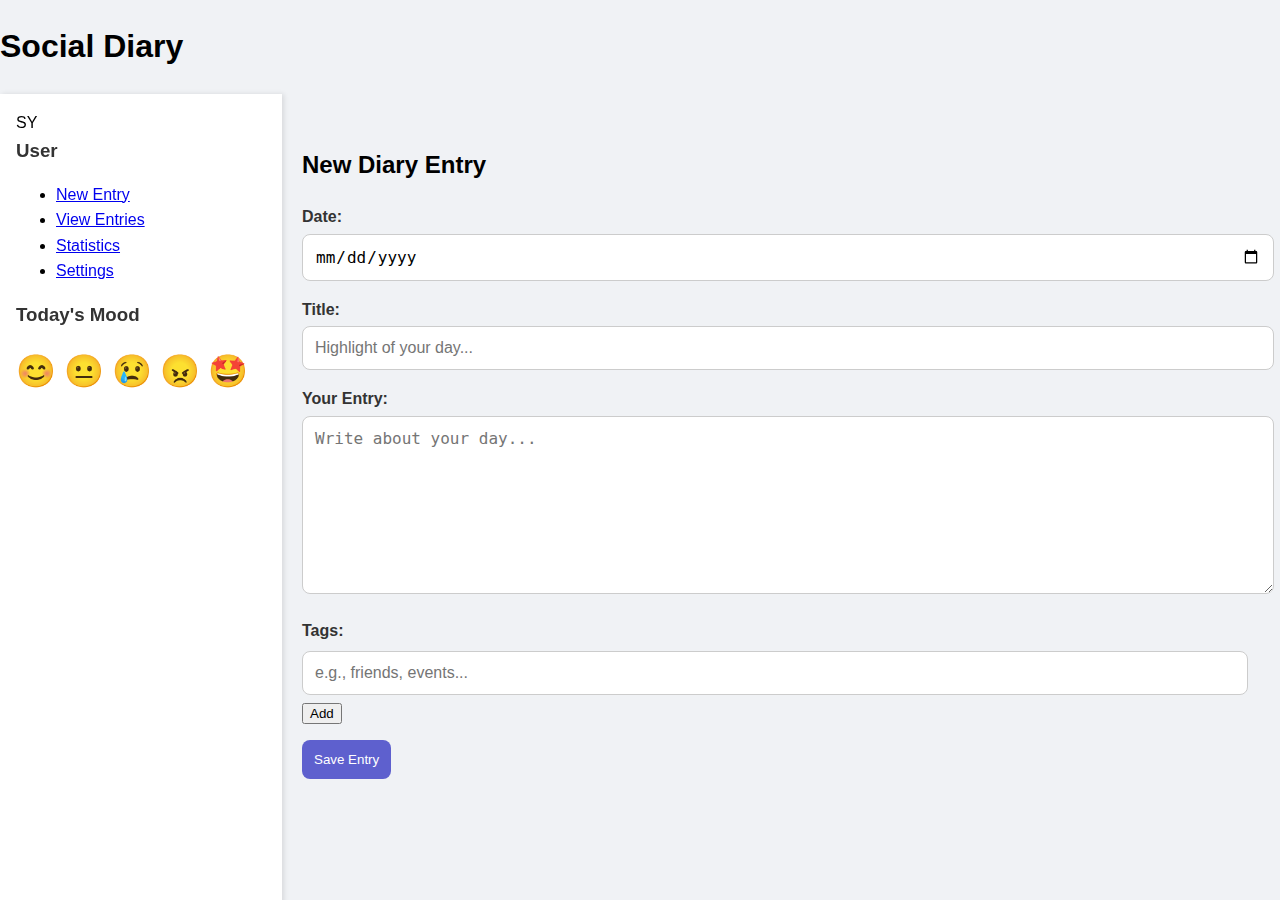
<file: index.html.html>
<!DOCTYPE html>
<html lang="en">
<head>
  <meta charset="UTF-8" />
  <meta name="viewport" content="width=device-width, initial-scale=1.0" />
  <title>Social Diary</title>
  <link rel="stylesheet" href="style.css" />
  <script src="https://kit.fontawesome.com/a076d05399.js" crossorigin="anonymous"></script>
</head>
<body>
  <div class="app">
    <header>
      <h1><i class="fas fa-book-heart"></i> Social Diary</h1>
      <div class="date-display" id="currentDate"></div>
    </header>
    <div class="main">
      <aside class="sidebar">
        <div class="user-profile">
          <div class="avatar">SY</div>
          <h3 id="usernameDisplay">User</h3>
        </div>
        <nav>
          <ul>
            <li><a href="#" id="newEntryBtn"><i class="fas fa-plus"></i> New Entry</a></li>
            <li><a href="#" id="viewEntriesBtn"><i class="fas fa-list"></i> View Entries</a></li>
            <li><a href="#" id="statsBtn"><i class="fas fa-chart-bar"></i> Statistics</a></li>
            <li><a href="#" id="settingsBtn"><i class="fas fa-cog"></i> Settings</a></li>
          </ul>
        </nav>
        <div class="mood-tracker">
          <h3>Today's Mood</h3>
          <div class="mood-options">
            <span class="mood-option" data-mood="happy">😊</span>
            <span class="mood-option" data-mood="neutral">😐</span>
            <span class="mood-option" data-mood="sad">😢</span>
            <span class="mood-option" data-mood="angry">😠</span>
            <span class="mood-option" data-mood="excited">🤩</span>
          </div>
          <div id="selectedMood"></div>
        </div>
      </aside>

      <main class="content-area">
        <section id="newEntrySection" class="section active">
          <h2>New Diary Entry</h2>
          <form id="diaryForm">
            <div class="form-group">
              <label for="entryDate">Date:</label>
              <input type="date" id="entryDate" required />
            </div>
            <div class="form-group">
              <label for="entryTitle">Title:</label>
              <input type="text" id="entryTitle" placeholder="Highlight of your day..." required />
            </div>
            <div class="form-group">
              <label for="entryContent">Your Entry:</label>
              <textarea id="entryContent" rows="8" placeholder="Write about your day..." required></textarea>
            </div>
            <div class="form-group">
              <label for="tagsInput">Tags:</label>
              <div class="tags-container">
                <input type="text" id="tagsInput" placeholder="e.g., friends, events..." />
                <button type="button" id="addTagBtn">Add</button>
              </div>
              <div id="tagsDisplay"></div>
            </div>
            <button type="submit" id="saveEntryBtn">Save Entry</button>
          </form>
        </section>

        <section id="viewEntriesSection" class="section">
          <h2>Your Entries</h2>
          <div class="search-filter">
            <input type="text" id="searchEntries" placeholder="Search entries..." />
            <select id="filterMood">
              <option value="">All Moods</option>
              <option value="happy">Happy</option>
              <option value="neutral">Neutral</option>
              <option value="sad">Sad</option>
              <option value="angry">Angry</option>
              <option value="excited">Excited</option>
            </select>
          </div>
          <div id="entriesList"></div>
        </section>

        <section id="statsSection" class="section">
          <h2>Statistics</h2>
          <div class="stats">
            <div class="stat-card">
              <h3>Total Entries</h3>
              <p id="totalEntries">0</p>
            </div>
            <div class="stat-card">
              <h3>Most Active Day</h3>
              <p id="mostActiveDay">-</p>
            </div>
            <div class="stat-card">
              <h3>Mood Distribution</h3>
              <canvas id="moodChart"></canvas>
            </div>
          </div>
        </section>

        <section id="settingsSection" class="section">
          <h2>Settings</h2>
          <form id="settingsForm">
            <div class="form-group">
              <label for="username">Your Name:</label>
              <input type="text" id="username" placeholder="Enter your name" />
            </div>
            <div class="form-group">
              <label for="themeSelect">Theme:</label>
              <select id="themeSelect">
                <option value="light">Light</option>
                <option value="dark">Dark</option>
                <option value="blue">Blue</option>
                <option value="green">Green</option>
              </select>
            </div>
            <div class="form-group">
              <label for="notifications">Enable Notifications:</label>
              <input type="checkbox" id="notifications" />
            </div>
            <div class="form-group">
              <label for="reminderTime">Daily Reminder Time:</label>
              <input type="time" id="reminderTime" />
            </div>
            <button type="submit" id="saveSettingsBtn">Save Settings</button>
            <button type="button" id="exportDataBtn">Export Data</button>
            <button type="button" id="importDataBtn">Import Data</button>
            <input type="file" id="importDataInput" accept=".json" style="display:none;" />
          </form>
        </section>

        <section id="entryDetailSection" class="section">
          <button id="backToListBtn" class="back-button"><i class="fas fa-arrow-left"></i> Back</button>
          <h2 id="detailTitle"></h2>
          <div class="entry-meta">
            <span id="detailDate"></span>
            <span id="detailMood"></span>
          </div>
          <div id="detailContent" class="entry-content"></div>
          <div id="detailTags" class="entry-tags"></div>
          <div class="entry-actions">
            <button id="editEntryBtn">Edit</button>
            <button id="deleteEntryBtn">Delete</button>
          </div>
        </section>
      </main>
    </div>

    <div class="notification" id="notification"></div>
  </div>

  <script src="script.js" defer></script>
</body>
</html>
</file>
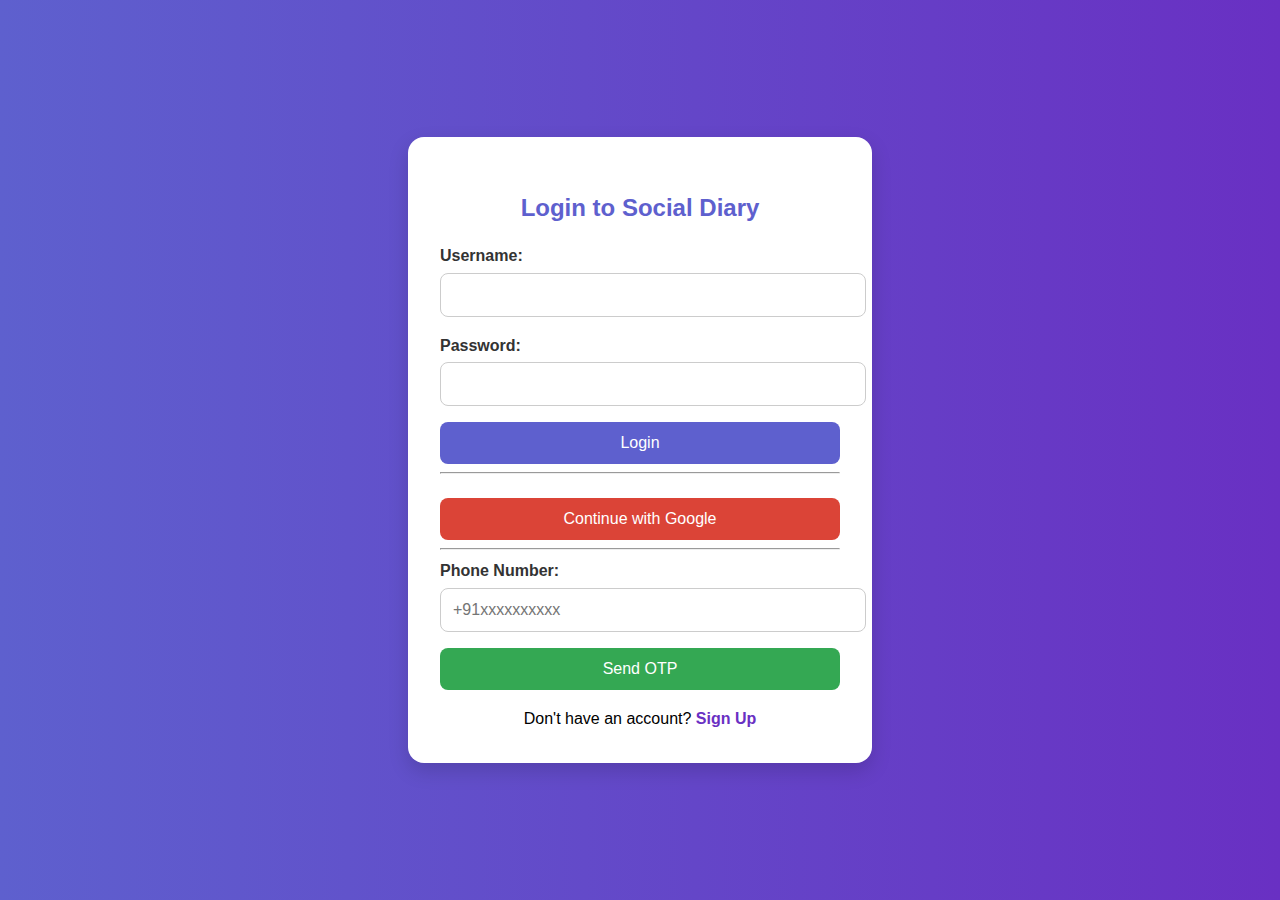
<file: login.html>
<!DOCTYPE html>
<html lang="en">
<head>
  <meta charset="UTF-8" />
  <meta name="viewport" content="width=device-width, initial-scale=1.0"/>
  <title>Login – Social Diary</title>
  <link rel="stylesheet" href="style.css" />
  <link rel="icon" href="icons/icon-192.png" />
  <style>
    body {
      background: linear-gradient(to right, #5e60ce, #6930c3);
      font-family: 'Segoe UI', sans-serif;
      display: flex;
      align-items: center;
      justify-content: center;
      height: 100vh;
      margin: 0;
    }
    .login-container {
      background: white;
      padding: 2rem;
      border-radius: 1rem;
      box-shadow: 0 8px 20px rgba(0, 0, 0, 0.15);
      width: 100%;
      max-width: 400px;
    }
    .login-container h2 {
      margin-bottom: 1rem;
      color: #5e60ce;
      text-align: center;
    }
    .form-group {
      margin-bottom: 1rem;
    }
    label {
      display: block;
      font-weight: 600;
      margin-bottom: 0.25rem;
    }
    input {
      width: 100%;
      padding: 0.75rem;
      border-radius: 0.5rem;
      border: 1px solid #ccc;
      font-size: 1rem;
    }
    button {
      width: 100%;
      padding: 0.75rem;
      background-color: #5e60ce;
      border: none;
      border-radius: 0.5rem;
      color: white;
      font-size: 1rem;
      cursor: pointer;
      transition: background 0.3s ease;
    }
    button:hover {
      background-color: #4b4dc0;
    }
    .bottom-text {
      text-align: center;
      margin-top: 1rem;
    }
    .bottom-text a {
      color: #6930c3;
      text-decoration: none;
      font-weight: bold;
    }
    .bottom-text a:hover {
      text-decoration: underline;
    }
  </style>
</head>
<body>

  <div class="login-container">
    <h2>Login to Social Diary</h2>

    <!-- Username/Password Login -->
    <form id="loginForm">
      <div class="form-group">
        <label for="username">Username:</label>
        <input type="text" id="username" required />
      </div>
      <div class="form-group">
        <label for="password">Password:</label>
        <input type="password" id="password" required />
      </div>
      <button type="submit">Login</button>
    </form>

    <hr>

    <!-- Google Login -->
    <button id="googleLoginBtn" style="margin-top: 1rem; background: #db4437;">
      Continue with Google
    </button>

    <hr>

    <!-- Phone Number Login -->
    <div class="form-group">
      <label for="phoneNumber">Phone Number:</label>
      <input type="tel" id="phoneNumber" placeholder="+91xxxxxxxxxx" />
    </div>
    <div class="form-group">
      <button type="button" id="sendOtpBtn" style="background: #34a853;">Send OTP</button>
    </div>
    <div class="form-group" style="display: none;" id="otpSection">
      <label for="otpCode">Enter OTP:</label>
      <input type="text" id="otpCode" />
      <button type="button" id="verifyOtpBtn">Verify OTP</button>
    </div>

    <div class="bottom-text">
      Don't have an account? <a href="signup.html">Sign Up</a>
    </div>
  </div>

  <!-- reCAPTCHA container (hidden) -->
  <div id="recaptcha-container"></div>

  <!-- Firebase SDK -->
  <script src="https://www.gstatic.com/firebasejs/8.10.0/firebase-app.js"></script>
  <script src="https://www.gstatic.com/firebasejs/8.10.0/firebase-auth.js"></script>

  <!-- Firebase Config -->
  <script>
    const firebaseConfig = {
      apiKey: "AIzaSyDsnJWkninWVCts0sy4qnRCzW8swC6fBQQ",
      authDomain: "social-diary-b6754.firebaseapp.com",
      projectId: "social-diary-b6754",
      storageBucket: "social-diary-b6754.appspot.com",
      messagingSenderId: "324502889073",
      appId: "1:324502889073:web:05b3f162f18dc7f14bbc84",
      measurementId: "G-6NSE7QK8LB"
    };
    firebase.initializeApp(firebaseConfig);
  </script>

  <!-- LocalStorage Login Logic -->
  <script>
    document.getElementById("loginForm").addEventListener("submit", function(e) {
      e.preventDefault();
      const username = document.getElementById("username").value.trim();
      const password = document.getElementById("password").value.trim();
      const users = JSON.parse(localStorage.getItem("users") || "{}");

      if (users[username] && users[username] === password) {
        localStorage.setItem("loggedInUser", JSON.stringify({ username }));
        alert("Login successful!");
        window.location.href = "index.html";
      } else {
        alert("Invalid username or password.");
      }
    });
  </script>

  <!-- Google Login Script -->
  <script>
    document.getElementById("googleLoginBtn").addEventListener("click", () => {
      const provider = new firebase.auth.GoogleAuthProvider();
      firebase.auth().signInWithPopup(provider)
        .then((result) => {
          const user = result.user;
          localStorage.setItem("loggedInUser", JSON.stringify({
            const firebaseConfig = {
            username: user.displayName || "User",
            email: user.email,
            photoURL: user.photoURL
          }));
          alert("Google login successful!");
          window.location.href = "index.html";
        })
        .catch((error) => {
          console.error("Google login error:", error);
          alert("Login failed: " + error.message);
        });
    });
  </script>

  <!-- Phone OTP Login Script -->
  <script>
    let confirmationResult;

    document.getElementById("sendOtpBtn").addEventListener("click", () => {
      const phoneNumber = document.getElementById("phoneNumber").value.trim();
      if (!phoneNumber.startsWith("+")) {
        alert("Phone number must start with country code (e.g., +91)");
        return;
      }

      const appVerifier = new firebase.auth.RecaptchaVerifier('recaptcha-container', {
        size: 'invisible'
      });

      firebase.auth().signInWithPhoneNumber(phoneNumber, appVerifier)
        .then(result => {
          confirmationResult = result;
          alert("OTP sent!");
          document.getElementById("otpSection").style.display = "block";
        })
        .catch(error => {
          console.error("OTP error:", error);
          alert("Failed to send OTP: " + error.message);
        });
    });

    document.getElementById("verifyOtpBtn").addEventListener("click", () => {
      const code = document.getElementById("otpCode").value.trim();
      if (!code) return alert("Enter the OTP code.");

      confirmationResult.confirm(code)
        .then(result => {
          const user = result.user;
          localStorage.setItem("loggedInUser", JSON.stringify({
            const firebaseConfig = {
            username: user.phoneNumber,
            phone: user.phoneNumber
          }));
          alert("Phone login successful!");
          window.location.href = "index.html";
        })
        .catch(error => {
          console.error("OTP verification error:", error);
          alert("Incorrect OTP. Try again.");
        });
    });
  </script>

</body>
</html>
</file>
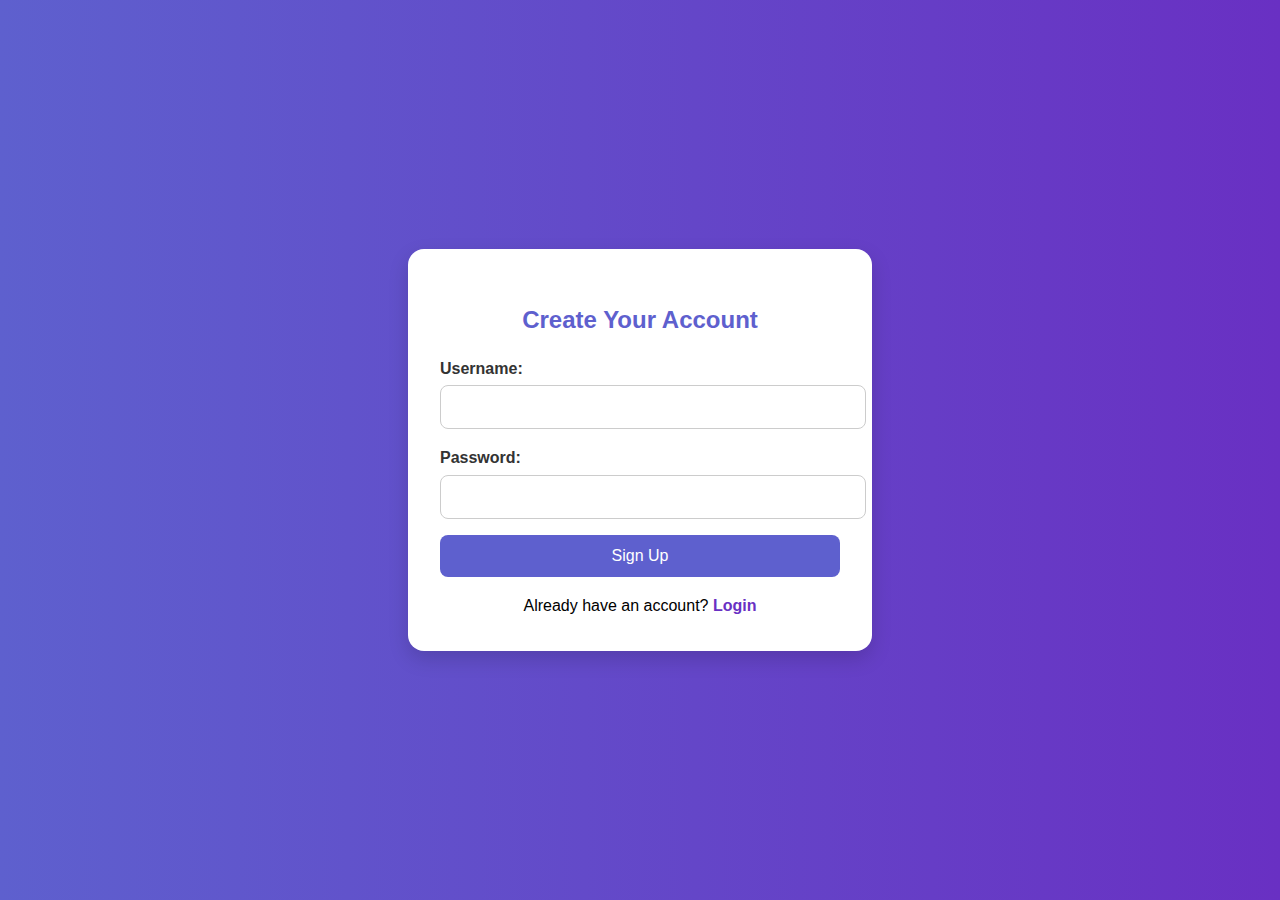
<file: signup.html>
<!DOCTYPE html>
<html lang="en">
<head>
  <meta charset="UTF-8" />
  <meta name="viewport" content="width=device-width, initial-scale=1.0"/>
  <title>Sign Up – Social Diary</title>
  <link rel="stylesheet" href="style.css" />
  <link rel="icon" href="icons/icon-192.png" />
  <style>
    body {
      background: linear-gradient(to right, #5e60ce, #6930c3);
      font-family: 'Segoe UI', sans-serif;
      display: flex;
      align-items: center;
      justify-content: center;
      height: 100vh;
      margin: 0;
    }

    .signup-container {
      background: white;
      padding: 2rem;
      border-radius: 1rem;
      box-shadow: 0 8px 20px rgba(0, 0, 0, 0.15);
      width: 100%;
      max-width: 400px;
    }

    .signup-container h2 {
      margin-bottom: 1rem;
      color: #5e60ce;
      text-align: center;
    }

    .form-group {
      margin-bottom: 1rem;
    }

    label {
      display: block;
      font-weight: 600;
      margin-bottom: 0.25rem;
    }

    input {
      width: 100%;
      padding: 0.75rem;
      border-radius: 0.5rem;
      border: 1px solid #ccc;
      font-size: 1rem;
    }

    button {
      width: 100%;
      padding: 0.75rem;
      background-color: #5e60ce;
      border: none;
      border-radius: 0.5rem;
      color: white;
      font-size: 1rem;
      cursor: pointer;
      transition: background 0.3s ease;
    }

    button:hover {
      background-color: #4b4dc0;
    }

    .bottom-text {
      text-align: center;
      margin-top: 1rem;
    }

    .bottom-text a {
      color: #6930c3;
      text-decoration: none;
      font-weight: bold;
    }

    .bottom-text a:hover {
      text-decoration: underline;
    }
  </style>
</head>
<body>

  <div class="signup-container">
    <h2>Create Your Account</h2>
    <form id="signupForm">
      <div class="form-group">
        <label for="newUsername">Username:</label>
        <input type="text" id="newUsername" required />
      </div>
      <div class="form-group">
        <label for="newPassword">Password:</label>
        <input type="password" id="newPassword" required />
      </div>
      <button type="submit">Sign Up</button>
    </form>

    <div class="bottom-text">
      Already have an account? <a href="login.html">Login</a>
    </div>
  </div>

  <script>
    document.getElementById("signupForm").addEventListener("submit", function (e) {
      e.preventDefault();
      const username = document.getElementById("newUsername").value.trim();
      const password = document.getElementById("newPassword").value.trim();

      if (!username || !password) {
        alert("Please fill in both fields.");
        return;
      }

      const users = JSON.parse(localStorage.getItem("users") || "{}");

      if (users[username]) {
        alert("Username already exists. Please choose another.");
        return;
      }

      users[username] = password;
      localStorage.setItem("users", JSON.stringify(users));

      alert("Signup successful! Please login.");
      window.location.href = "login.html";
    });
  </script>
</body>
</html>
</file>
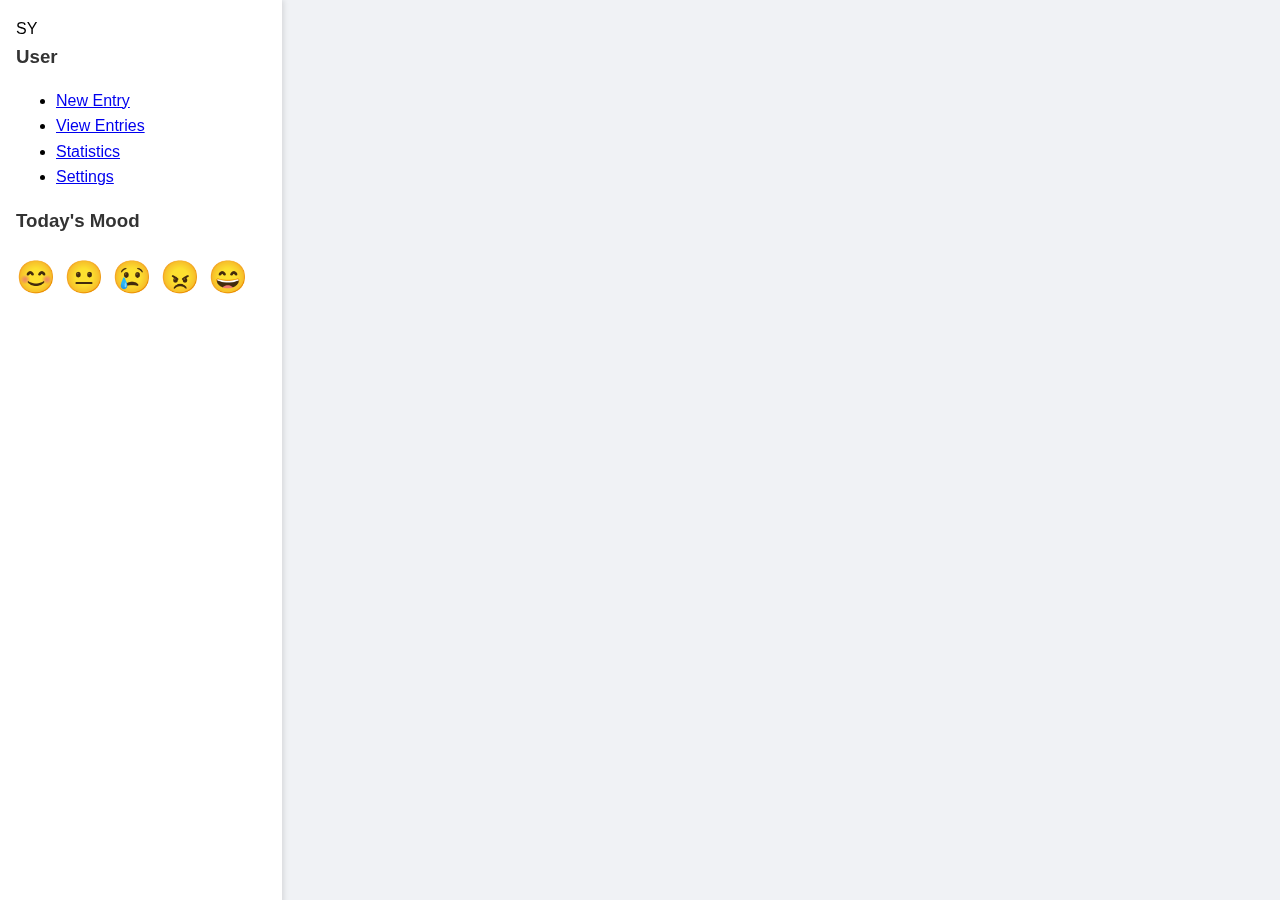
<file: social_diary_app.html>
<!DOCTYPE html>
<html lang="en">
<head>
  <meta charset="UTF-8" />
  <meta name="viewport" content="width=device-width, initial-scale=1.0" />
  <title>Social Diary</title>
  <link rel="stylesheet" href="style.css" />
  <script src="https://kit.fontawesome.com/a076d05399.js" crossorigin="anonymous"></script>
</head>
<body>
  <div class="app-container">
    <aside class="sidebar">
      <div class="user-profile">
        <div class="avatar">SY</div>
        <h3 id="username">User</h3>
      </div>
      <nav>
        <ul>
          <li class="active"><a href="#" id="newentrybtn"><i class="fas fa-plus"></i> New Entry</a></li>
          <li><a href="#" id="viewentriesbtn"><i class="fas fa-list"></i> View Entries</a></li>
          <li><a href="#" id="statsbtn"><i class="fas fa-chart-bar"></i> Statistics</a></li>
          <li><a href="#" id="settingsbtn"><i class="fas fa-cog"></i> Settings</a></li>
        </ul>
      </nav>
      <div class="mood-tracker">
        <h3>Today's Mood</h3>
        <div class="mood-options">
          <span class="mood-option" data-mood="happy">😊</span>
          <span class="mood-option" data-mood="neutral">😐</span>
          <span class="mood-option" data-mood="sad">😢</span>
          <span class="mood-option" data-mood="angry">😠</span>
          <span class="mood-option" data-mood="excited">😄</span>
        </div>
        <div id="selected-mood"></div>
      </div>
    </aside>

    <main class="content-area">
      <section id="newentrysection" class="section active-section">
        <h2>New Diary Entry</h2>
        <form id="diaryform">
          <div class="form-group">
            <label for="entrydate">Date:</label>
            <input type="date" id="entrydate" required />
          </div>
          <div class="form-group">
            <label for="entrytitle">Title:</label>
            <input type="text" id="entrytitle" placeholder="What's the highlight of your day?" required />
          </div>
          <div class="form-group">
            <label for="entrycontent">Your Entry:</label>
            <textarea id="entrycontent" rows="10" placeholder="Write about your day, your thoughts, and social interactions..." required></textarea>
          </div>
          <div class="form-group">
            <label>Tags:</label>
            <div class="tags-container">
              <input type="text" id="taginput" placeholder="Add tags (friends, events, etc.)" />
              <button type="button" id="addtagbtn">Add</button>
            </div>
            <div id="tagsdisplay"></div>
          </div>
          <button type="submit" id="saveentrybtn">Save Entry</button>
        </form>
      </section>

      <section id="viewentriessection" class="section">
        <h2>Your Diary Entries</h2>
        <div class="search-filter">
          <input type="text" id="searchentries" placeholder="Search entries..." />
          <select id="filterbymood">
            <option value="">All Moods</option>
            <option value="happy">Happy</option>
            <option value="neutral">Neutral</option>
            <option value="sad">Sad</option>
            <option value="angry">Angry</option>
            <option value="excited">Excited</option>
          </select>
          <select id="filterbydate">
            <option value="">All Dates</option>
            <option value="today">Today</option>
            <option value="week">This Week</option>
            <option value="month">This Month</option>
          </select>
        </div>
        <div id="entrieslist"></div>
      </section>

      <section id="statssection" class="section">
        <h2>Your Diary Statistics</h2>
        <div class="stats-container">
          <div class="stat-card">
            <h3>Total Entries</h3>
            <p id="totalentries">0</p>
          </div>
          <div class="stat-card">
            <h3>Most Active Day</h3>
            <p id="mostactiveday">-</p>
          </div>
          <div class="stat-card">
            <h3>Mood Distribution</h3>
            <div id="moodchart"></div>
          </div>
        </div>
        <div class="word-cloud-container">
          <h3>Frequently Used Words</h3>
          <div id="wordcloud"></div>
        </div>
      </section>

      <section id="settingssection" class="section">
        <h2>Settings</h2>
        <form id="settingsform">
          <div class="form-group">
            <label for="username">Your Name:</label>
            <input type="text" id="usernameinput" placeholder="Enter your name" />
          </div>
          <div class="form-group">
            <label for="diarytheme">Theme:</label>
            <select id="diarytheme">
              <option value="light">Light</option>
              <option value="dark">Dark</option>
              <option value="blue">Blue</option>
              <option value="green">Green</option>
            </select>
          </div>
          <div class="form-group">
            <label for="notifications">Enable Notifications:</label>
            <input type="checkbox" id="notifications" />
          </div>
          <div class="form-group">
            <label for="remindertime">Daily Reminder Time:</label>
            <input type="time" id="remindertime" />
          </div>
          <button type="submit" id="savesettingsbtn">Save Settings</button>
          <button type="button" id="exportdatabtn">Export Diary Data</button>
          <button type="button" id="importdatabtn">Import Diary Data</button>
          <input type="file" id="importdatainput" accept=".json" style="display: none;" />
        </form>
      </section>

      <section id="entrydetailsection" class="section">
        <button id="backtolistbtn" class="back-button"><i class="fas fa-arrow-left"></i> Back to List</button>
        <h2 id="detailentrytitle"></h2>
        <div class="entry-meta">
          <span id="detailentrydate"></span>
          <span id="detailentrymood"></span>
        </div>
        <div id="detailentrycontent" class="entry-content"></div>
        <div id="detailentrytags" class="entry-tags"></div>
        <div class="entry-actions">
          <button id="editentrybtn">Edit</button>
          <button id="deleteentrybtn">Delete</button>
        </div>
      </section>
    </main>
  </div>
  <div class="notification" id="notification"></div>
  <script src="script.js" defer></script>
</body>
</html>
</file>
<file: style.css>
/* Base Styles (Preserved) */
body {
  margin: 0;
  font-family: 'Segoe UI', Tahoma, Geneva, Verdana, sans-serif;
  background-color: #f0f2f5;
  line-height: 1.6;
}

/* Header */
.app-header {
  background: linear-gradient(to right, #5e60ce, #6930c3);
  color: white;
  padding: 1rem;
  display: flex;
  justify-content: space-between;
  align-items: center;
  box-shadow: 0 2px 4px rgba(0, 0, 0, 0.1);
}
.header-left {
  display: flex;
  align-items: center;
  gap: 1rem;
}
.app-brand {
  font-size: 1.5rem;
  font-weight: bold;
}
.greeting-text h2 {
  margin: 0;
  font-size: 1.2rem;
}
.avatar-img {
  width: 40px;
  height: 40px;
  border-radius: 50%;
  object-fit: cover;
}

/* Sidebar */
.sidebar {
  width: 250px;
  background: #fff;
  padding: 1rem;
  box-shadow: 2px 0 5px rgba(0, 0, 0, 0.1);
  height: 100vh;
  position: fixed;
}
.sidebar h3 {
  margin: 0 0 1rem;
  color: #333;
}
.action-btn {
  display: block;
  width: 100%;
  padding: 0.75rem;
  margin: 0.5rem 0;
  background: #5e60ce;
  color: white;
  border: none;
  border-radius: 0.5rem;
  cursor: pointer;
  transition: background 0.3s ease;
}
.action-btn:hover {
  background: #4b4dc0;
}

/* Content Area */
.content-area {
  margin-left: 270px;
  padding: 2rem;
}
.section {
  display: none;
}
.section.active {
  display: block;
}

/* Diary Container */
.diary-container {
  background: white;
  padding: 2rem;
  border-radius: 1rem;
  box-shadow: 0 4px 10px rgba(0, 0, 0, 0.1);
  position: relative;
}
.diary-binding {
  position: absolute;
  left: 0;
  top: 0;
  width: 20px;
  height: 100%;
  background: repeating-linear-gradient(0deg, #ccc, #ccc 2px, transparent 2px, transparent 20px);
}

/* Form Elements */
.form-group {
  margin-bottom: 1rem;
}
.form-group label {
  display: block;
  font-weight: 600;
  margin-bottom: 0.25rem;
  color: #333;
}
input, textarea, select {
  width: 100%;
  padding: 0.75rem;
  border: 1px solid #ccc;
  border-radius: 0.5rem;
  font-size: 1rem;
}
textarea {
  resize: vertical;
}
button[type="submit"] {
  background: #5e60ce;
  color: white;
  padding: 0.75rem;
  border: none;
  border-radius: 0.5rem;
  cursor: pointer;
}
button[type="submit"]:hover {
  background: #4b4dc0;
}

/* Mood Options */
.mood-options {
  display: flex;
  gap: 0.5rem;
  flex-wrap: wrap;
}
.mood-option {
  font-size: 2rem;
  background: none;
  border: none;
  cursor: pointer;
}
.mood-option:hover {
  transform: scale(1.2);
}
#selectedMood {
  margin-top: 0.5rem;
  font-style: italic;
}

/* Tags */
.tags-container {
  display: flex;
  flex-wrap: wrap;
  gap: 0.5rem;
  margin-top: 0.5rem;
}
.tag {
  background: #e0e0e0;
  padding: 0.25rem 0.5rem;
  border-radius: 0.25rem;
  font-size: 0.9rem;
}
.tag-suggestion {
  cursor: pointer;
  padding: 0.5rem;
  background: #f0f0f0;
  border-radius: 0.25rem;
}
.tag-suggestion:hover {
  background: #e0e0e0;
}

/* Entries List */
.entries-list {
  display: grid;
  gap: 1rem;
}
.entry-card {
  background: white;
  padding: 1rem;
  border-radius: 0.5rem;
  box-shadow: 0 2px 5px rgba(0, 0, 0, 0.1);
  cursor: pointer;
  transition: transform 0.2s;
}
.entry-card:hover {
  transform: translateY(-2px);
}
.entry-date {
  color: #666;
  font-size: 0.9rem;
}
.entry-thumb {
  max-width: 100px;
  margin: 0.5rem 0;
  border-radius: 0.25rem;
}
.video-preview, .audio-preview {
  max-width: 200px;
}
.image-grid {
  display: grid;
  grid-template-columns: repeat(auto-fill, minmax(100px, 1fr));
  gap: 0.5rem;
}

/* Swiper Slider */
.swiper-container {
  width: 100%;
  max-width: 400px;
  margin: 1rem 0;
}
.swiper-slide {
  display: flex;
  justify-content: center;
  align-items: center;
}
.swiper-pagination {
  position: relative;
  margin-top: 0.5rem;
}
.swiper-button-prev, .swiper-button-next {
  color: #5e60ce;
}

/* Error Banner */
.error-banner {
  background: #ff4d4d;
  color: white;
  padding: 0.75rem;
  border-radius: 0.5rem;
  margin-bottom: 1rem;
  text-align: center;
}

/* PIN Lock Screen */
.pin-lock-screen {
  display: none;
  position: fixed;
  top: 0;
  left: 0;
  width: 100%;
  height: 100%;
  background: rgba(0, 0, 0, 0.8);
  justify-content: center;
  align-items: center;
  flex-direction: column;
  z-index: 1000;
}
.pin-lock-screen h2 {
  color: white;
}
#pinInput {
  width: 200px;
  margin: 1rem 0;
}
#unlockBtn {
  background: #5e60ce;
  color: white;
  padding: 0.75rem 1.5rem;
}
.error-msg {
  color: #ff4d4d;
  margin-top: 0.5rem;
}

/* Splash Screen */
.splash-screen {
  position: fixed;
  top: 0;
  left: 0;
  width: 100%;
  height: 100%;
  background: linear-gradient(to right, #5e60ce, #6930c3);
  display: flex;
  flex-direction: column;
  justify-content: center;
  align-items: center;
  z-index: 2000;
}
.splash-screen img {
  width: 100px;
}
.splash-screen h1 {
  color: white;
  font-size: 2rem;
}
.splash-screen.hide {
  opacity: 0;
  transition: opacity 0.5s ease;
}

/* Footer */
footer {
  text-align: center;
  padding: 1rem;
  background: #fff;
  box-shadow: 0 -2px 5px rgba(0, 0, 0, 0.1);
}
footer a {
  color: #5e60ce;
  margin: 0 0.5rem;
}

/* Theme Variations */
.dark {
  background: #222;
  color: #fff;
}
.dark .diary-container, .dark .entry-card, .dark .sidebar, .dark footer {
  background: #333;
  color: #fff;
}
.blue {
  background: #e6f0fa;
}
.blue .app-header {
  background: linear-gradient(to right, #1e90ff, #00b7eb);
}
.green {
  background: #e6f4ea;
}
.green .app-header {
  background: linear-gradient(to right, #34c759, #2ecc71);
}
.eye-protection {
  background: #f5f3e7;
  filter: sepia(0.3);
}
.eye-protection .app-header {
  background: linear-gradient(to right, #8b7d6b, #a39171);
}

/* Friends Section */
.friend-item, .group-item {
  display: flex;
  justify-content: space-between;
  align-items: center;
  padding: 0.5rem;
  background: #f9f9f9;
  border-radius: 0.5rem;
  margin-bottom: 0.5rem;
}
.friend-form, .edit-friend-form {
  display: flex;
  gap: 0.5rem;
  margin-bottom: 1rem;
}
#friendEmojiInput, #editFriendEmoji {
  width: 60px;
}

/* Stats Section */
.mood-chart, .tag-chart {
  max-width: 500px;
  margin: 1rem auto;
}

/* Chatbot Section */
.chat-messages {
  max-height: 300px;
  overflow-y: auto;
  padding: 1rem;
  background: #f9f9f9;
  border-radius: 0.5rem;
  margin-bottom: 1rem;
}
#chat-input {
  width: calc(100% - 80px);
  display: inline-block;
}
#send-chat {
  width: 70px;
  vertical-align: top;
}

/* AI Prompt */
.ai-prompt {
  background: #e6f0fa;
  padding: 0.5rem;
  border-radius: 0.5rem;
  margin-bottom: 1rem;
}

/* Accessibility Enhancements */
[aria-hidden="true"] {
  display: none;
}
button, input, textarea, select {
  outline: none;
}
button:focus, input:focus, textarea:focus, select:focus {
  box-shadow: 0 0 0 2px #5e60ce;
}

/* Responsive Design */
@media (max-width: 768px) {
  .sidebar {
    width: 200px;
  }
  .content-area {
    margin-left: 220px;
  }
}
@media (max-width: 600px) {
  .sidebar {
    width: 100%;
    height: auto;
    position: relative;
  }
  .content-area {
    margin-left: 0;
    padding: 1rem;
  }
  .swiper-container {
    max-width: 100%;
  }
}
</file>
